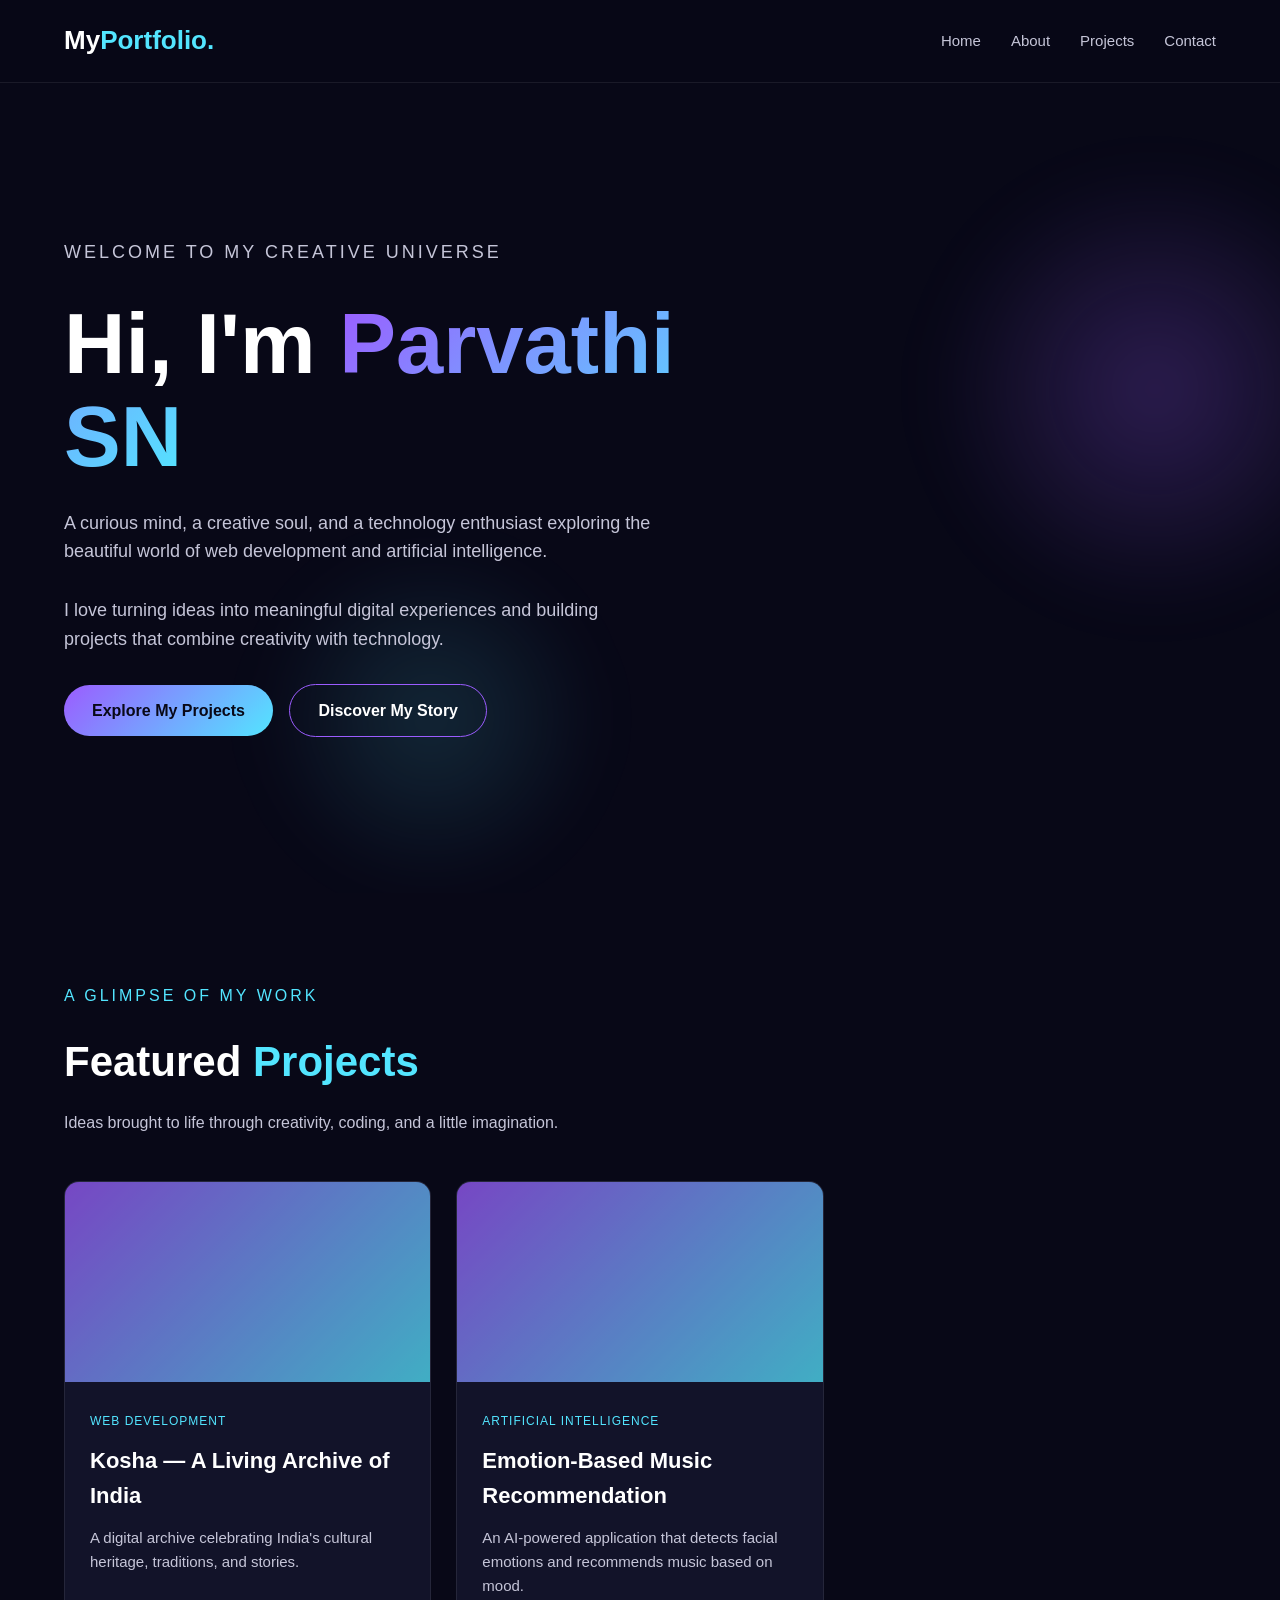
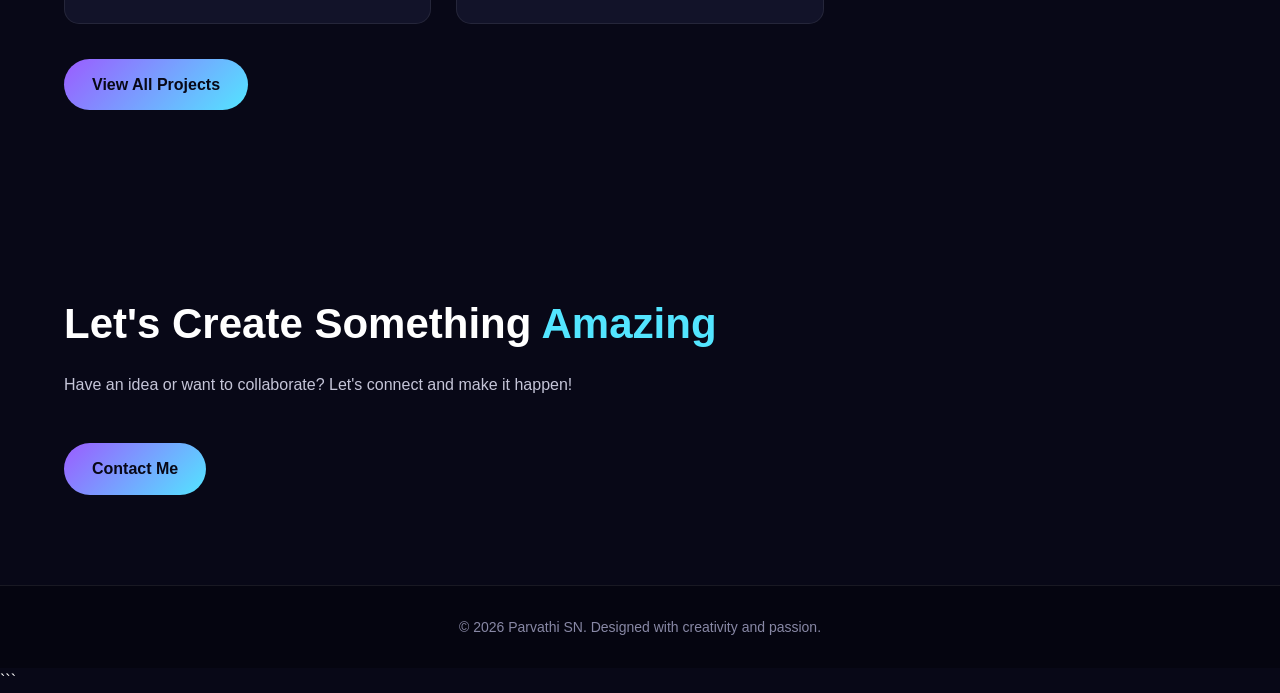
<file: index.html>
<!DOCTYPE html>
<html lang="en">

<head>
    <meta charset="UTF-8">

    <meta name="viewport" content="width=device-width, initial-scale=1.0">

    <meta name="description" content="Welcome to my creative portfolio. Explore my projects in web development, artificial intelligence, and creative design.">

    <meta name="author" content="Your Name">

    <title>Your Name | Creative Portfolio</title>

    <link rel="stylesheet" href="style.css">
</head>
<body>

    <!-- Header and Navigation -->
    <header>

        <div class="container">

            <nav aria-label="Main navigation">

                <a href="index.html" class="logo" aria-label="Portfolio home">
                    My<span>Portfolio.</span>
                </a>

                <ul class="nav-links">

                    <li>
                        <a href="index.html" aria-current="page">Home</a>
                    </li>

                    <li>
                        <a href="about.html">About</a>
                    </li>

                    <li>
                        <a href="projects.html">Projects</a>
                    </li>

                    <li>
                        <a href="contact.html">Contact</a>
                    </li>

                </ul>

            </nav>

        </div>

    </header>


    <!-- Main Content -->
    <main>

        <!-- Hero Section -->
        <section class="hero" aria-labelledby="hero-heading">

            <div class="container">

                <div class="hero-content">

                    <p class="hero-subtitle">
                        Welcome to my creative universe
                    </p>

                    <h1 id="hero-heading">
                        Hi, I'm <span>Parvathi SN</span>
                    </h1>

                    <p>
                        A curious mind, a creative soul, and a technology
                        enthusiast exploring the beautiful world of
                        web development and artificial intelligence.
                    </p>

                    <p>
                        I love turning ideas into meaningful digital
                        experiences and building projects that combine
                        creativity with technology.
                    </p>

                    <div class="hero-buttons">

                        <a
                            href="projects.html"
                            class="btn btn-primary"
                        >
                            Explore My Projects
                        </a>

                        <a
                            href="about.html"
                            class="btn btn-ghost"
                        >
                            Discover My Story
                        </a>

                    </div>

                </div>

            </div>

        </section>


        <!-- Featured Projects Section -->
        <section aria-labelledby="featured-heading">

            <div class="container">

                <p class="hero-subtitle">
                    A glimpse of my work
                </p>

                <h2 class="section-title" id="featured-heading">
                    Featured <span>Projects</span>
                </h2>

                <p class="section-subtitle">
                    Ideas brought to life through creativity,
                    coding, and a little imagination.
                </p>


                <div class="card-grid">


                    <!-- Kosha Project -->
                    <article class="card">

                        <div class="card__bg">
                            <div class="card__overlay"></div>
                        </div>

                        <div class="card__content">

                            <span class="tag">
                                Web Development
                            </span>

                            <h3 class="card__title">
                                Kosha — A Living Archive of India
                            </h3>

                            <p class="card__desc">
                                A digital archive celebrating
                                India's cultural heritage,
                                traditions, and stories.
                            </p>

                        </div>

                    </article>


                    <!-- AI Music Project -->
                    <article class="card">

                        <div class="card__bg">
                            <div class="card__overlay"></div>
                        </div>

                        <div class="card__content">

                            <span class="tag">
                                Artificial Intelligence
                            </span>

                            <h3 class="card__title">
                                Emotion-Based Music Recommendation
                            </h3>

                            <p class="card__desc">
                                An AI-powered application that
                                detects facial emotions and
                                recommends music based on mood.
                            </p>

                        </div>

                    </article>

                </div>


                <!-- View All Projects Button -->
                <div style="margin-top: 35px;">

                    <a
                        href="projects.html"
                        class="btn btn-primary"
                    >
                        View All Projects
                    </a>

                </div>

            </div>

        </section>


        <!-- Contact Call-to-Action -->
        <section aria-labelledby="cta-heading">

            <div class="container">

                <h2 class="section-title" id="cta-heading">
                    Let's Create Something <span>Amazing</span>
                </h2>

                <p class="section-subtitle">
                    Have an idea or want to collaborate?
                    Let's connect and make it happen!
                </p>

                <a
                    href="contact.html"
                    class="btn btn-primary"
                >
                    Contact Me
                </a>

            </div>

        </section>

    </main>


    <!-- Footer -->
    <footer>

        <div class="container">

            <p>
                &copy; 2026 Parvathi SN.
                Designed with creativity and passion.
            </p>

        </div>

    </footer>

</body>

</html>
```
</file>
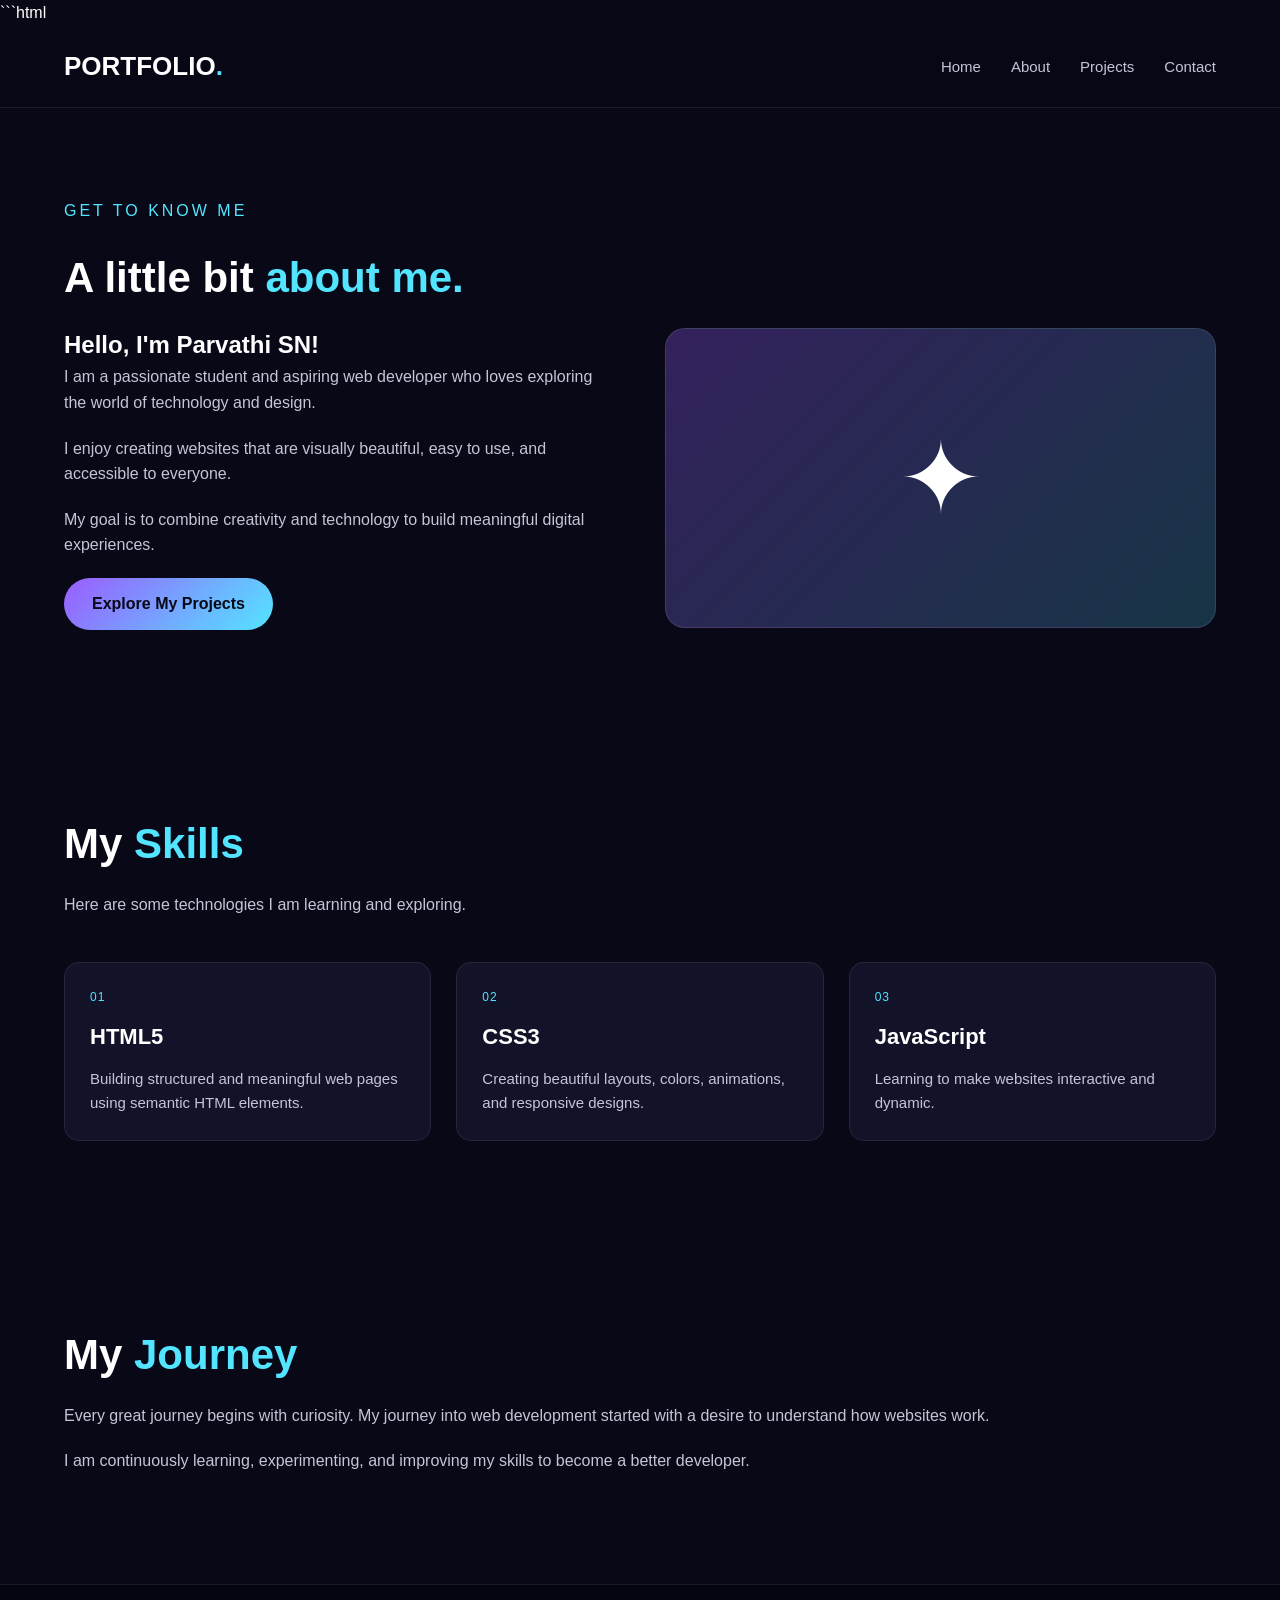
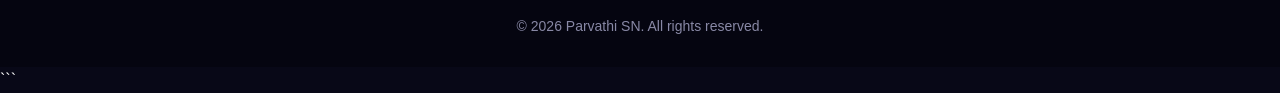
<file: about.html>
```html
<!DOCTYPE html>
<html lang="en">

<head>
    <meta charset="UTF-8">

    <meta name="viewport" content="width=device-width, initial-scale=1.0">

    <meta name="description" content="Learn more about me, my skills, and my creative journey.">

    <meta name="author" content="Your Name">

    <title>About Me | Creative Portfolio</title>

    <link rel="stylesheet" href="style.css">
</head>

<body>

    <!-- Header and Navigation -->
    <header>
        <nav class="container" aria-label="Main navigation">

            <a href="index.html" class="logo">
                PORTFOLIO<span>.</span>
            </a>

            <ul class="nav-links">
                <li>
                    <a href="index.html">Home</a>
                </li>

                <li>
                    <a href="about.html" aria-current="page">About</a>
                </li>

                <li>
                    <a href="projects.html">Projects</a>
                </li>

                <li>
                    <a href="contact.html">Contact</a>
                </li>
            </ul>

        </nav>
    </header>


    <!-- Main Content -->
    <main>

        <!-- About Section -->
        <section class="container" aria-labelledby="about-heading">

            <p class="hero-subtitle">
                GET TO KNOW ME
            </p>

            <h1 class="section-title" id="about-heading">
                A little bit <span>about me.</span>
            </h1>

            <div class="about-content">

                <!-- About Text -->
                <article class="about-text">

                    <h2>Hello, I'm Parvathi SN!</h2>

                    <p>
                        I am a passionate student and aspiring web developer
                        who loves exploring the world of technology and design.
                    </p>

                    <p>
                        I enjoy creating websites that are visually beautiful,
                        easy to use, and accessible to everyone.
                    </p>

                    <p>
                        My goal is to combine creativity and technology
                        to build meaningful digital experiences.
                    </p>

                    <a href="projects.html" class="btn btn-primary">
                        Explore My Projects
                    </a>

                </article>


                <!-- Decorative Image Area -->
                <div class="about-image" aria-hidden="true">

                    <span>✦</span>

                </div>

            </div>

        </section>


        <!-- Skills Section -->
        <section class="container" aria-labelledby="skills-heading">

            <h2 class="section-title" id="skills-heading">
                My <span>Skills</span>
            </h2>

            <p class="section-subtitle">
                Here are some technologies I am learning and exploring.
            </p>

            <div class="card-grid">

                <article class="card">

                    <div class="card__content">

                        <span class="tag">01</span>

                        <h3 class="card__title">
                            HTML5
                        </h3>

                        <p class="card__desc">
                            Building structured and meaningful web pages
                            using semantic HTML elements.
                        </p>

                    </div>

                </article>


                <article class="card">

                    <div class="card__content">

                        <span class="tag">02</span>

                        <h3 class="card__title">
                            CSS3
                        </h3>

                        <p class="card__desc">
                            Creating beautiful layouts, colors,
                            animations, and responsive designs.
                        </p>

                    </div>

                </article>


                <article class="card">

                    <div class="card__content">

                        <span class="tag">03</span>

                        <h3 class="card__title">
                            JavaScript
                        </h3>

                        <p class="card__desc">
                            Learning to make websites interactive
                            and dynamic.
                        </p>

                    </div>

                </article>

            </div>

        </section>


        <!-- My Journey Section -->
        <section class="container" aria-labelledby="journey-heading">

            <h2 class="section-title" id="journey-heading">
                My <span>Journey</span>
            </h2>

            <article class="about-text">

                <p>
                    Every great journey begins with curiosity.
                    My journey into web development started with
                    a desire to understand how websites work.
                </p>

                <p>
                    I am continuously learning, experimenting,
                    and improving my skills to become a better developer.
                </p>

            </article>

        </section>

    </main>


    <!-- Footer -->
    <footer>

        <div class="container">

            <p>
                &copy; 2026 Parvathi SN. All rights reserved.
            </p>

        </div>

    </footer>

</body>

</html>
```
</file>
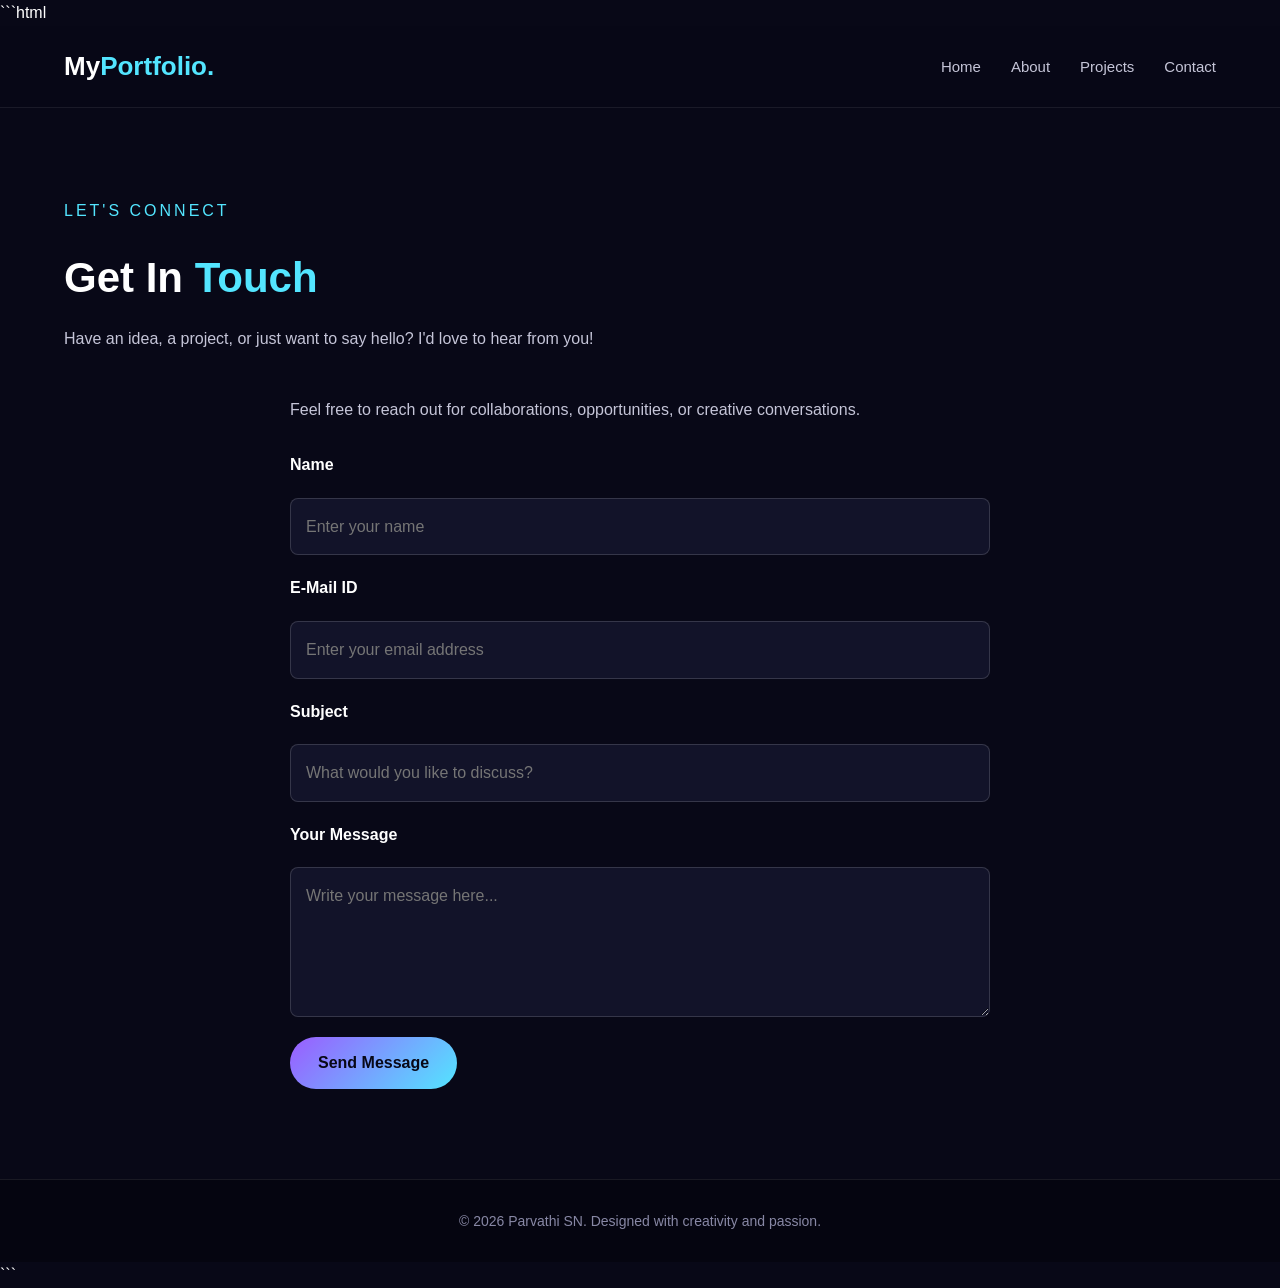
<file: contact.html>
```html
<!DOCTYPE html>
<html lang="en">

<head>
    <meta charset="UTF-8">

    <meta name="viewport" content="width=device-width, initial-scale=1.0">

    <meta
        name="description"
        content="Get in touch with me for collaborations, project discussions, or opportunities."
    >

    <meta name="author" content="Your Name">

    <title>Contact Me | Creative Portfolio</title>

    <link rel="stylesheet" href="style.css">
</head>

<body>

    <!-- Header and Navigation -->
    <header>

        <div class="container">

            <nav aria-label="Main navigation">

                <a href="index.html" class="logo" aria-label="Portfolio home">
                    My<span>Portfolio.</span>
                </a>

                <ul class="nav-links">

                    <li>
                        <a href="index.html">Home</a>
                    </li>

                    <li>
                        <a href="about.html">About</a>
                    </li>

                    <li>
                        <a href="projects.html">Projects</a>
                    </li>

                    <li>
                        <a href="contact.html" aria-current="page">Contact</a>
                    </li>

                </ul>

            </nav>

        </div>

    </header>


    <!-- Main Content -->
    <main>

        <!-- Contact Section -->
        <section aria-labelledby="contact-heading">

            <div class="container">

                <p class="hero-subtitle">
                    Let's connect
                </p>

                <h1 class="section-title" id="contact-heading">
                    Get In <span>Touch</span>
                </h1>

                <p class="section-subtitle">
                    Have an idea, a project, or just want to say hello?
                    I'd love to hear from you!
                </p>


                <!-- Contact Information and Form -->
                <div class="contact-content">

                    <p>
                        Feel free to reach out for collaborations,
                        opportunities, or creative conversations.
                    </p>


                    <!-- Contact Form -->
                    <form
                        class="contact-form"
                        action="#"
                        method="post"
                        aria-label="Contact form"
                    >

                        <!-- Name -->
                        <label for="name">
                            Name
                        </label>

                        <input
                            type="text"
                            id="name"
                            name="name"
                            placeholder="Enter your name"
                            autocomplete="name"
                            required
                        >


                        <!-- Email -->
                        <label for="email">
                            E-Mail ID
                        </label>

                        <input
                            type="email"
                            id="email"
                            name="email"
                            placeholder="Enter your email address"
                            autocomplete="email"
                            required
                        >


                        <!-- Subject -->
                        <label for="subject">
                            Subject
                        </label>

                        <input
                            type="text"
                            id="subject"
                            name="subject"
                            placeholder="What would you like to discuss?"
                            required
                        >


                        <!-- Message -->
                        <label for="message">
                            Your Message
                        </label>

                        <textarea
                            id="message"
                            name="message"
                            placeholder="Write your message here..."
                            required
                        ></textarea>


                        <!-- Submit Button -->
                        <button
                            type="submit"
                            class="btn btn-primary"
                        >
                            Send Message
                        </button>

                    </form>

                </div>

            </div>

        </section>

    </main>


    <!-- Footer -->
    <footer>

        <div class="container">

            <p>
                &copy; 2026 Parvathi SN.
                Designed with creativity and passion.
            </p>

        </div>

    </footer>

</body>

</html>
```
</file>
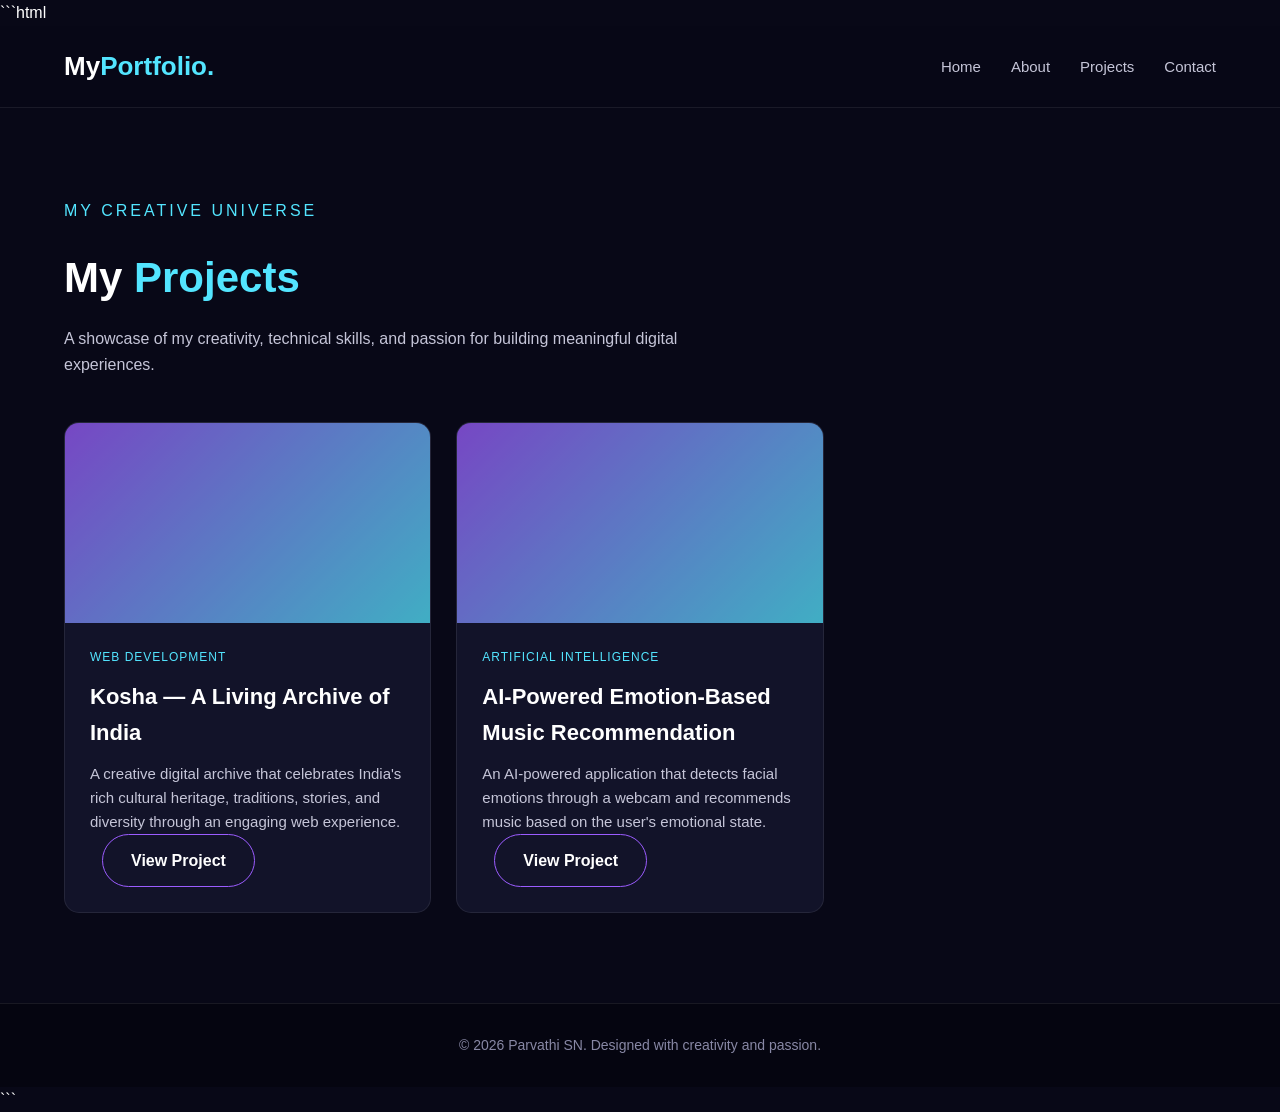
<file: projects.html>
```html
<!DOCTYPE html>
<html lang="en">

<head>
    <meta charset="UTF-8">

    <meta name="viewport" content="width=device-width, initial-scale=1.0">

    <meta
        name="description"
        content="Explore my projects: Kosha, a living archive of India, and an AI-powered emotion-based music recommendation system."
    >

    <meta name="author" content="Your Name">

    <title>My Projects | Creative Portfolio</title>

    <link rel="stylesheet" href="style.css">
</head>

<body>

    <!-- Header and Navigation -->
    <header>

        <div class="container">

            <nav aria-label="Main navigation">

                <a href="index.html" class="logo" aria-label="Portfolio home">
                    My<span>Portfolio.</span>
                </a>

                <ul class="nav-links">

                    <li>
                        <a href="index.html">Home</a>
                    </li>

                    <li>
                        <a href="about.html">About</a>
                    </li>

                    <li>
                        <a href="projects.html" aria-current="page">Projects</a>
                    </li>

                    <li>
                        <a href="contact.html">Contact</a>
                    </li>

                </ul>

            </nav>

        </div>

    </header>


    <!-- Main Content -->
    <main>

        <!-- Projects Section -->
        <section aria-labelledby="projects-heading">

            <div class="container">

                <p class="hero-subtitle">
                    My creative universe
                </p>

                <h1 class="section-title" id="projects-heading">
                    My <span>Projects</span>
                </h1>

                <p class="section-subtitle">
                    A showcase of my creativity, technical skills,
                    and passion for building meaningful digital experiences.
                </p>


                <!-- Project Cards -->
                <div class="card-grid">


                    <!-- Project 1: Kosha -->
                    <article class="card">

                        <div class="card__bg">
                            <div class="card__overlay"></div>
                        </div>

                        <div class="card__content">

                            <span class="tag">
                                Web Development
                            </span>

                            <h2 class="card__title">
                                Kosha — A Living Archive of India
                            </h2>

                            <p class="card__desc">
                                A creative digital archive that celebrates
                                India's rich cultural heritage, traditions,
                                stories, and diversity through an engaging
                                web experience.
                            </p>

                            <a
                                href="https://github.com/nidhimanila-create/Kosha-A-living-archive-of-India"
                                class="btn btn-ghost"
                                target="_blank"
                                rel="noopener noreferrer"
                                aria-label="View Kosha project on GitHub"
                            >
                                View Project
                            </a>

                        </div>

                    </article>


                    <!-- Project 2: Emotion-Based Music Recommendation -->
                    <article class="card">

                        <div class="card__bg">
                            <div class="card__overlay"></div>
                        </div>

                        <div class="card__content">

                            <span class="tag">
                                Artificial Intelligence
                            </span>

                            <h2 class="card__title">
                                AI-Powered Emotion-Based Music Recommendation
                            </h2>

                            <p class="card__desc">
                                An AI-powered application that detects
                                facial emotions through a webcam and
                                recommends music based on the user's
                                emotional state.
                            </p>

                            <a
                                href="https://github.com/paruparu951-cyber/AI-Based-Emotion-Detection-Music-Recommendation-System"
                                class="btn btn-ghost"
                                target="_blank"
                                rel="noopener noreferrer"
                                aria-label="View AI music recommendation project on GitHub"
                            >
                                View Project
                            </a>

                        </div>

                    </article>


                </div>

            </div>

        </section>

    </main>


    <!-- Footer -->
    <footer>

        <div class="container">

            <p>
                &copy; 2026 Parvathi SN.
                Designed with creativity and passion.
            </p>

        </div>

    </footer>

</body>

</html>
```
</file>
<file: style.css>
/* =========================================
   1. GENERAL RESET
========================================= */

* {
    margin: 0;
    padding: 0;
    box-sizing: border-box;
}

html {
    scroll-behavior: smooth;
}

body {
    font-family: "Segoe UI", Arial, sans-serif;
    background-color: #080817;
    color: #ffffff;
    line-height: 1.6;
    overflow-x: hidden;
}

a {
    color: inherit;
    text-decoration: none;
}

img {
    max-width: 100%;
    display: block;
}

button,
input,
textarea {
    font: inherit;
}


/* =========================================
   2. COLOR VARIABLES
========================================= */

:root {
    --bg-dark: #080817;
    --bg-card: #121329;

    --purple: #9b5cff;
    --cyan: #53e5ff;

    --text-white: #ffffff;
    --text-light: #c5c5d8;
    --text-muted: #8888a5;

    --gradient: linear-gradient(
        135deg,
        #9b5cff,
        #53e5ff
    );
}


/* =========================================
   3. COMMON CONTAINER
========================================= */

.container {
    width: 90%;
    max-width: 1200px;
    margin: 0 auto;
}


/* =========================================
   4. HEADER AND NAVIGATION
========================================= */

header {
    width: 100%;
    padding: 20px 0;
    background-color: rgba(8, 8, 23, 0.95);
    border-bottom: 1px solid rgba(255, 255, 255, 0.08);

    position: sticky;
    top: 0;
    z-index: 1000;
}

nav {
    display: flex;
    justify-content: space-between;
    align-items: center;
}

.logo {
    font-size: 26px;
    font-weight: bold;
    color: var(--text-white);
}

.logo span {
    color: var(--cyan);
}

.nav-links {
    display: flex;
    align-items: center;
    gap: 30px;
    list-style: none;
}

.nav-links a {
    color: var(--text-light);
    font-size: 15px;
    transition: color 0.3s ease;
}

.nav-links a:hover {
    color: var(--cyan);
}


/* =========================================
   5. HERO SECTION
========================================= */

.hero {
    min-height: 90vh;
    display: flex;
    align-items: center;
    position: relative;
    overflow: hidden;
}

.hero-content {
    position: relative;
    z-index: 2;
    max-width: 750px;
}

.hero-subtitle {
    color: var(--cyan);
    font-size: 16px;
    letter-spacing: 3px;
    text-transform: uppercase;
    margin-bottom: 20px;
}

.hero h1 {
    font-size: clamp(40px, 7vw, 85px);
    line-height: 1.1;
    margin-bottom: 25px;
}

.hero h1 span {
    background: var(--gradient);
    -webkit-background-clip: text;
    background-clip: text;
    color: transparent;
}

.hero p {
    max-width: 600px;
    color: var(--text-light);
    font-size: 18px;
    margin-bottom: 30px;
}


/* =========================================
   6. BUTTONS
========================================= */

.btn {
    display: inline-block;
    padding: 13px 28px;
    border-radius: 30px;
    font-weight: 600;
    transition: all 0.3s ease;
    cursor: pointer;
}

.btn-primary {
    color: #080817;
    background: var(--gradient);
    border: none;
}

.btn-primary:hover {
    transform: translateY(-4px);
    box-shadow: 0 8px 25px rgba(155, 92, 255, 0.35);
}

.btn-ghost {
    color: var(--text-white);
    border: 1px solid var(--purple);
    margin-left: 12px;
}

.btn-ghost:hover {
    background-color: var(--purple);
    transform: translateY(-4px);
}


/* =========================================
   7. DECORATIVE BACKGROUND
========================================= */

.hero::before {
    content: "";
    position: absolute;
    width: 450px;
    height: 450px;
    top: 10%;
    right: -100px;

    background: radial-gradient(
        circle,
        rgba(155, 92, 255, 0.25),
        transparent 70%
    );

    border-radius: 50%;
    filter: blur(30px);
}

.hero::after {
    content: "";
    position: absolute;
    width: 350px;
    height: 350px;
    bottom: 0;
    left: 20%;

    background: radial-gradient(
        circle,
        rgba(83, 229, 255, 0.15),
        transparent 70%
    );

    border-radius: 50%;
    filter: blur(30px);
}


/* =========================================
   8. COMMON SECTION STYLES
========================================= */

section {
    padding: 90px 0;
}

.section-title {
    font-size: 42px;
    margin-bottom: 15px;
}

.section-subtitle {
    color: var(--text-light);
    margin-bottom: 45px;
    max-width: 650px;
}

.section-title span {
    color: var(--cyan);
}


/* =========================================
   9. ABOUT SECTION
========================================= */

.about-content {
    display: grid;
    grid-template-columns: 1fr 1fr;
    gap: 50px;
    align-items: center;
}

.about-text p {
    color: var(--text-light);
    margin-bottom: 20px;
}

.about-image {
    min-height: 300px;
    border-radius: 20px;

    background: linear-gradient(
        135deg,
        rgba(155, 92, 255, 0.3),
        rgba(83, 229, 255, 0.2)
    );

    display: flex;
    align-items: center;
    justify-content: center;

    border: 1px solid rgba(255, 255, 255, 0.1);
}

.about-image span {
    font-size: 100px;
}


/* =========================================
   10. PROJECT CARDS
========================================= */

.card-grid {
    display: grid;
    grid-template-columns: repeat(3, 1fr);
    gap: 25px;
}

.card {
    background-color: var(--bg-card);
    border: 1px solid rgba(255, 255, 255, 0.08);
    border-radius: 15px;
    overflow: hidden;

    transition:
        transform 0.3s ease,
        border-color 0.3s ease;
}

.card:hover {
    transform: translateY(-8px);
    border-color: var(--purple);
}

.card__bg {
    height: 200px;
    background: var(--gradient);
}

.card__overlay {
    height: 100%;
    background: rgba(8, 8, 23, 0.25);
}

.card__content {
    padding: 25px;
}

.tag {
    display: inline-block;
    color: var(--cyan);
    font-size: 12px;
    text-transform: uppercase;
    letter-spacing: 1px;
    margin-bottom: 12px;
}

.card__title {
    font-size: 22px;
    margin-bottom: 12px;
}

.card__desc {
    color: var(--text-light);
    font-size: 15px;
}


/* =========================================
   11. CONTACT SECTION
========================================= */

.contact-content {
    max-width: 700px;
    margin: 0 auto;
}

.contact-content p {
    color: var(--text-light);
    margin-bottom: 30px;
}

.contact-form {
    display: flex;
    flex-direction: column;
    gap: 20px;
}

.contact-form label {
    font-weight: 600;
    color: var(--text-white);
}

.contact-form input,
.contact-form textarea {
    width: 100%;
    padding: 15px;
    border-radius: 8px;

    background-color: var(--bg-card);
    color: var(--text-white);

    border: 1px solid rgba(255, 255, 255, 0.15);
    outline: none;
}

.contact-form input:focus,
.contact-form textarea:focus {
    border-color: var(--cyan);
}

.contact-form textarea {
    min-height: 150px;
    resize: vertical;
}

.contact-form button {
    align-self: flex-start;
}


/* =========================================
   12. FOOTER
========================================= */

footer {
    padding: 30px 0;
    text-align: center;

    background-color: #050510;
    border-top: 1px solid rgba(255, 255, 255, 0.08);
}

footer p {
    color: var(--text-muted);
    font-size: 14px;
}


/* =========================================
   13. ACCESSIBILITY
========================================= */

/* Show a clear outline when using keyboard */

a:focus-visible,
button:focus-visible,
input:focus-visible,
textarea:focus-visible {
    outline: 3px solid var(--cyan);
    outline-offset: 4px;
}


/* =========================================
   14. RESPONSIVE DESIGN
========================================= */

@media (max-width: 900px) {

    .card-grid {
        grid-template-columns: repeat(2, 1fr);
    }

    .about-content {
        grid-template-columns: 1fr;
    }

    .hero {
        min-height: 75vh;
    }

    .section-title {
        font-size: 35px;
    }

}


@media (max-width: 600px) {

    header {
        padding: 15px 0;
    }

    nav {
        flex-direction: column;
        gap: 15px;
    }

    .nav-links {
        gap: 15px;
        flex-wrap: wrap;
        justify-content: center;
    }

    .hero {
        min-height: 70vh;
    }

    .hero h1 {
        font-size: 42px;
    }

    .hero p {
        font-size: 16px;
    }

    .btn {
        padding: 12px 20px;
    }

    .btn-ghost {
        margin-left: 5px;
    }

    section {
        padding: 60px 0;
    }

    .card-grid {
        grid-template-columns: 1fr;
    }

    .section-title {
        font-size: 30px;
    }

}
</file>
